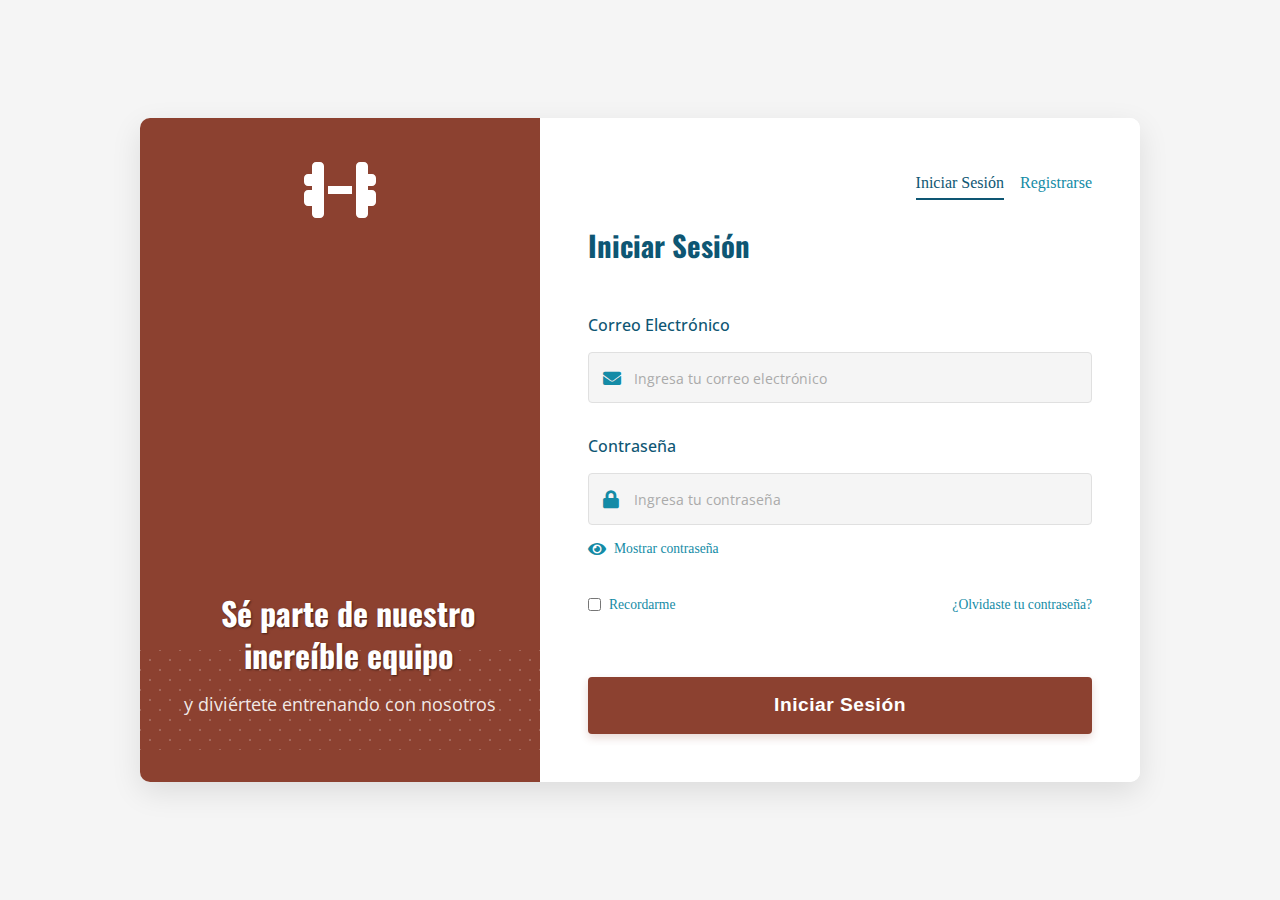
<file: dashboard.html>
<!DOCTYPE html>
<html lang="es">
<head>
    <meta charset="UTF-8">
    <meta name="viewport" content="width=device-width, initial-scale=1.0">
    <title>DavisTrainer - Dashboard</title>
    <link href="https://fonts.googleapis.com/css2?family=Oswald:wght@400;700&family=Open+Sans:wght@400;600&display=swap" rel="stylesheet">
    <link rel="stylesheet" href="https://cdnjs.cloudflare.com/ajax/libs/font-awesome/6.5.1/css/all.min.css">
    <link rel="stylesheet" href="styles/normalize.css">
    <link rel="stylesheet" href="styles/style.css">
    <link rel="stylesheet" href="styles/dashboard.css">
</head>
<body>
    <div class="dashboard-container">
        <!-- Sidebar -->
        <aside class="dashboard-sidebar">
            <div class="sidebar-header">
                <h2>DavisTrainer</h2>
            </div>
            <nav class="sidebar-nav">
                <a href="#profile" class="active"><i class="fas fa-user"></i> Mi Perfil</a>
                <a href="#plan"><i class="fas fa-dumbbell"></i> Plan de Entrenamiento</a>
                <a href="#nutrition"><i class="fas fa-apple-alt"></i> Plan Nutricional</a>
                <a href="#progress"><i class="fas fa-chart-line"></i> Progreso</a>
                <a href="#settings"><i class="fas fa-cog"></i> Configuración</a>
            </nav>
            <div class="sidebar-footer">
                <button id="logoutBtn" class="btn-logout">
                    <i class="fas fa-sign-out-alt"></i> Cerrar Sesión
                </button>
            </div>
        </aside>

        <!-- Main Content -->
        <main class="dashboard-main">
            <header class="dashboard-header">
                <div class="user-welcome">
                    <h1>Bienvenido, <span id="userName">Cargando...</span></h1>
                </div>
                <div class="header-actions">
                    <button class="btn-notification">
                        <i class="fas fa-bell"></i>
                    </button>
                </div>
            </header>

            <!-- Profile Section -->
            <section id="profile" class="dashboard-section">
                <div class="section-header">
                    <h2>Mi Perfil</h2>
                </div>
                <div class="profile-grid">
                    <!-- Personal Info Card -->
                    <div class="dashboard-card">
                        <h3>Información Personal</h3>
                        <div class="info-grid">
                            <div class="info-item">
                                <label>Nombre:</label>
                                <span id="profileName">Cargando...</span>
                            </div>
                            <div class="info-item">
                                <label>Email:</label>
                                <span id="profileEmail">Cargando...</span>
                            </div>
                            <div class="info-item">
                                <label>Edad:</label>
                                <span id="profileAge">Cargando...</span>
                            </div>
                            <div class="info-item">
                                <label>Género:</label>
                                <span id="profileGender">Cargando...</span>
                            </div>
                        </div>
                    </div>

                    <!-- Physical Stats Card -->
                    <div class="dashboard-card">
                        <h3>Estadísticas Físicas</h3>
                        <div class="stats-grid">
                            <div class="stat-item">
                                <div class="stat-value" id="profileWeight">0</div>
                                <div class="stat-label">Peso (kg)</div>
                            </div>
                            <div class="stat-item">
                                <div class="stat-value" id="profileHeight">0</div>
                                <div class="stat-label">Altura (cm)</div>
                            </div>
                            <div class="stat-item">
                                <div class="stat-value" id="profileIMC">0</div>
                                <div class="stat-label">IMC</div>
                            </div>
                            <div class="stat-item">
                                <div class="stat-value" id="profileCalories">0</div>
                                <div class="stat-label">Calorías/día</div>
                            </div>
                        </div>
                    </div>

                    <!-- Plan Info Card -->
                    <div class="dashboard-card">
                        <h3>Plan Actual</h3>
                        <div class="plan-info">
                            <div class="info-item">
                                <label>Plan:</label>
                                <span id="profilePlan">Cargando...</span>
                            </div>
                            <div class="info-item">
                                <label>Duración:</label>
                                <span id="profileDuration">Cargando...</span>
                            </div>
                            <div class="info-item">
                                <label>Objetivo:</label>
                                <span id="profileGoal">Cargando...</span>
                            </div>
                            <div class="info-item">
                                <label>Nivel de Actividad:</label>
                                <span id="profileActivity">Cargando...</span>
                            </div>
                        </div>
                    </div>
                </div>
            </section>

            <!-- Training Plan Section (Initially Hidden) -->
            <section id="plan" class="dashboard-section hidden">
                <div class="section-header">
                    <h2>Plan de Entrenamiento</h2>
                </div>
                <div id="trainingPlanContent">
                    <!-- Content will be loaded dynamically -->
                </div>
            </section>
        </main>
    </div>
    <script src="js/dashboard.js"></script>
</body>
</html>
</file>
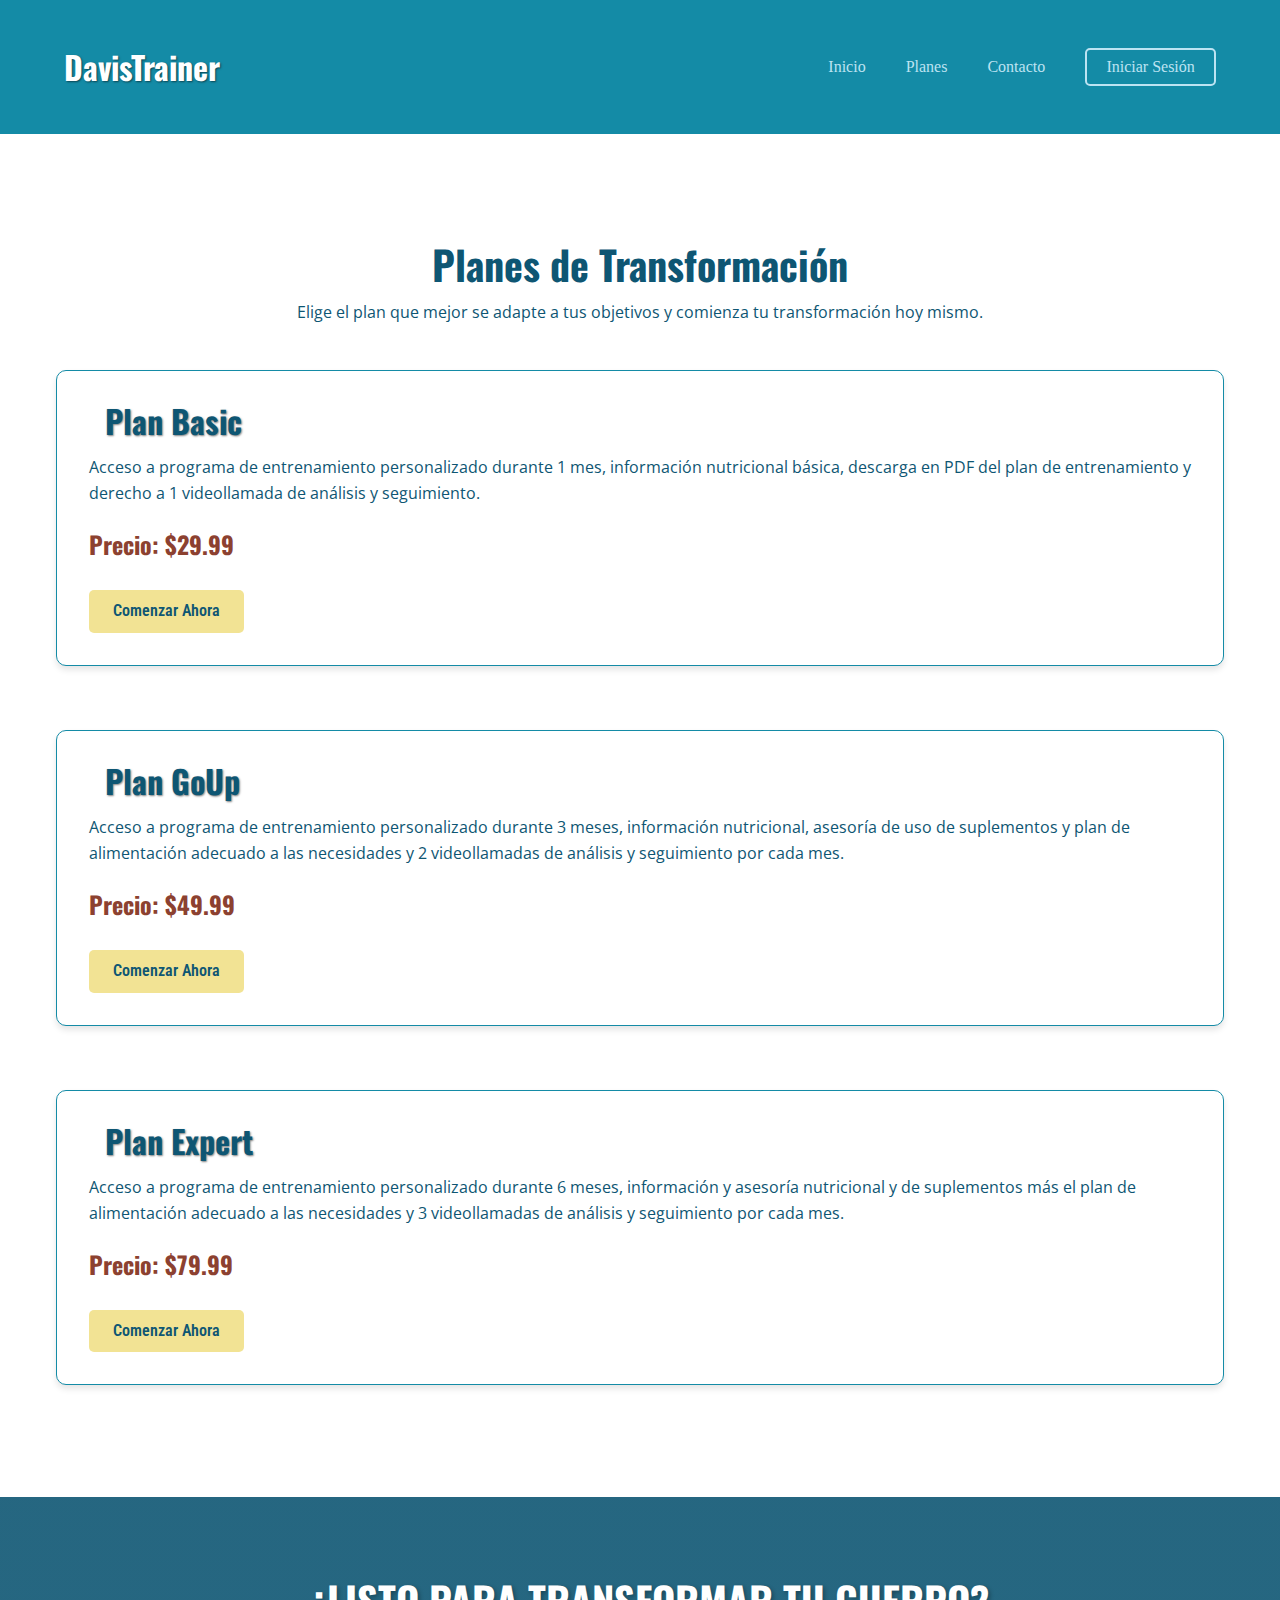
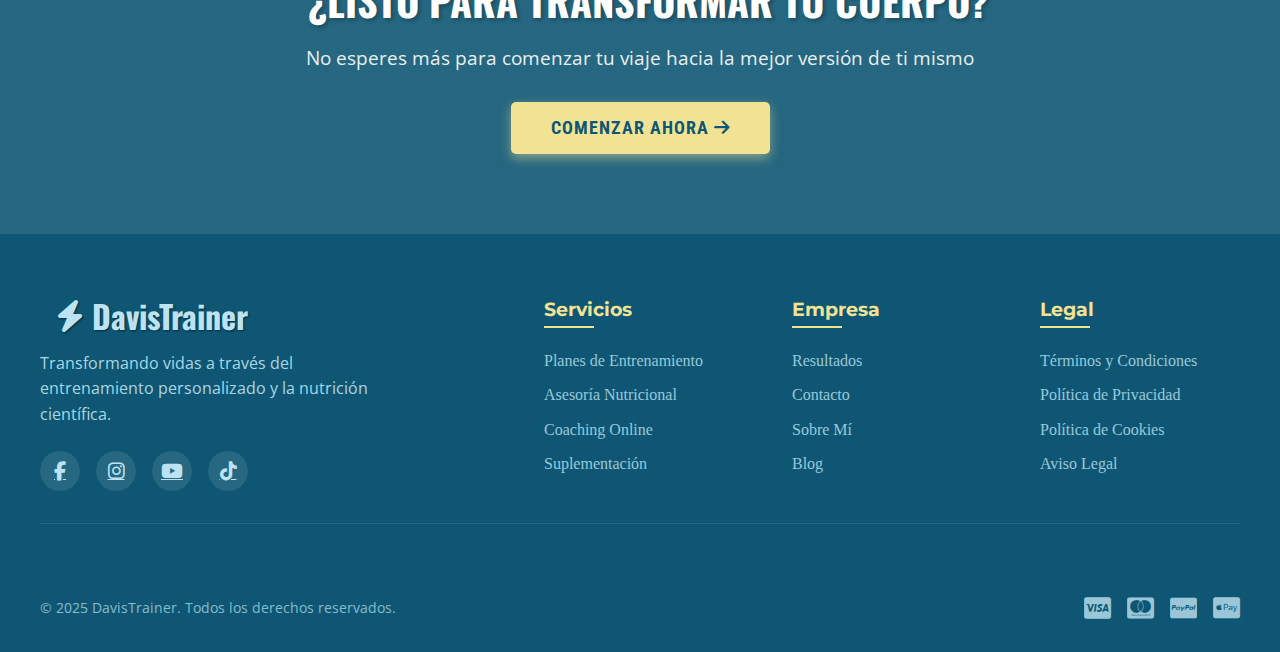
<file: planes.html>
<!DOCTYPE html>
<html lang="es">
<head>
    <meta charset="UTF-8">
    <meta name="viewport" content="width=device-width, initial-scale=1.0">
    <title>Planes de Transformación - DavisTrainer</title>
    <link href="https://fonts.googleapis.com/css2?family=Oswald:wght@400;700&family=Montserrat:wght@400;600&family=Open+Sans:wght@400;600&family=Poppins:wght@400;600&family=Roboto+Condensed:wght@400;700&display=swap" rel="stylesheet">
    <link rel="stylesheet" href="https://cdnjs.cloudflare.com/ajax/libs/font-awesome/6.5.1/css/all.min.css">
    <link rel="stylesheet" href="./styles/normalize.css">
    <link rel="stylesheet" href="./styles/style.css">
</head>
<body>
    <header>
        <div class="nav-container nav-container--plans">
            <div class="logo-container">
                <h2>DavisTrainer</h2>
            </div>
            <button class="menu-toggle" id="menu-toggle" aria-label="Abrir menú">
                <span class="bar"></span>
                <span class="bar"></span>
                <span class="bar"></span>
            </button>
            <nav class="nav-links" id="nav-links">
                <a href="index.html">Inicio</a>
                <a href="#plans">Planes</a>
                <a href="#contact">Contacto</a>
                <a href="auth/login.html" class="btn-login">Iniciar Sesión</a>
            </nav>
        </div>
    </header>

    <main>
        <section id="plans-details" class="plans-details-section">
            <div class="plans-details-container">
                <h1>Planes de Transformación</h1>
                <p>Elige el plan que mejor se adapte a tus objetivos y comienza tu transformación hoy mismo.</p>

                <div class="plans-grid">
                    <div class="plan-detail">
                        <h2>Plan Basic</h2>
                        <p>Acceso a programa de entrenamiento personalizado durante 1 mes, información nutricional básica, descarga en PDF del plan de entrenamiento y derecho a 1 videollamada de análisis y seguimiento.</p>
                        <h3>Precio: <span>$29.99</span></h3>
                        <button class="btn-buy" onclick="handlePlanSelection('basic')">Comenzar Ahora</button>
                    </div>

                    <div class="plan-detail">
                        <h2>Plan GoUp</h2>
                        <p>Acceso a programa de entrenamiento personalizado durante 3 meses, información nutricional, asesoría de uso de suplementos y plan de alimentación adecuado a las necesidades y 2 videollamadas de análisis y seguimiento por cada mes.</p>
                        <h3>Precio: <span>$49.99</span></h3>
                        <button class="btn-buy" onclick="handlePlanSelection('goup')">Comenzar Ahora</button>
                    </div>

                    <div class="plan-detail">
                        <h2>Plan Expert</h2>
                        <p>Acceso a programa de entrenamiento personalizado durante 6 meses, información y asesoría nutricional y de suplementos más el plan de alimentación adecuado a las necesidades y 3 videollamadas de análisis y seguimiento por cada mes.</p>
                        <h3>Precio: <span>$79.99</span></h3>
                        <button class="btn-buy" onclick="handlePlanSelection('expert')">Comenzar Ahora</button>
                    </div>
                </div>
            </div>
        </section>
    </main>

    <section class="cta-banner">
        <div class="cta-container animate-zoom-in">
            <h2>¿LISTO PARA TRANSFORMAR TU CUERPO?</h2>
            <p>No esperes más para comenzar tu viaje hacia la mejor versión de ti mismo</p>
            <a href="#plans" class="hero-button pulse">COMENZAR AHORA <i class="fas fa-arrow-right"></i></a>
        </div>
    </section>

    <footer>
        <div class="footer-container">
            <div class="footer-top">
                <div class="footer-brand">
                    <h2><i class="fas fa-bolt"></i> DavisTrainer</h2>
                    <p>Transformando vidas a través del entrenamiento personalizado y la nutrición científica.</p>
                    <div class="footer-social">
                        <a href="https://www.facebook.com" target="_blank" aria-label="Facebook"><i class="fab fa-facebook-f"></i></a>
                        <a href="https://www.instagram.com" target="_blank" aria-label="Instagram"><i class="fab fa-instagram"></i></a>
                        <a href="https://www.youtube.com" target="_blank" aria-label="YouTube"><i class="fab fa-youtube"></i></a>
                        <a href="https://www.tiktok.com" target="_blank" aria-label="TikTok"><i class="fab fa-tiktok"></i></a>
                    </div>
                </div>

                <div class="footer-links-container">
                    <div class="footer-links-column">
                        <h3>Servicios</h3>
                        <nav class="footer-links">
                            <a href="#plans">Planes de Entrenamiento</a>
                            <a href="#plans">Asesoría Nutricional</a>
                            <a href="#plans">Coaching Online</a>
                            <a href="#plans">Suplementación</a>
                        </nav>
                    </div>

                    <div class="footer-links-column">
                        <h3>Empresa</h3>
                        <nav class="footer-links">
                            <a href="#results">Resultados</a>
                            <a href="#contact">Contacto</a>
                            <a href="#">Sobre Mí</a>
                            <a href="#">Blog</a>
                        </nav>
                    </div>

                    <div class="footer-links-column">
                        <h3>Legal</h3>
                        <nav class="footer-links">
                            <a href="#">Términos y Condiciones</a>
                            <a href="#">Política de Privacidad</a>
                            <a href="#">Política de Cookies</a>
                            <a href="#">Aviso Legal</a>
                        </nav>
                    </div>
                </div>
            </div>

            <div class="footer-bottom">
                <p>&copy; 2025 DavisTrainer. Todos los derechos reservados.</p>
                <div class="payment-methods">
                    <i class="fab fa-cc-visa"></i>
                    <i class="fab fa-cc-mastercard"></i>
                    <i class="fab fa-cc-paypal"></i>
                    <i class="fab fa-cc-apple-pay"></i>
                </div>
            </div>
        </div>
    </footer>


    <script src="js/planes.js"></script>
</body>
</html>
</file>
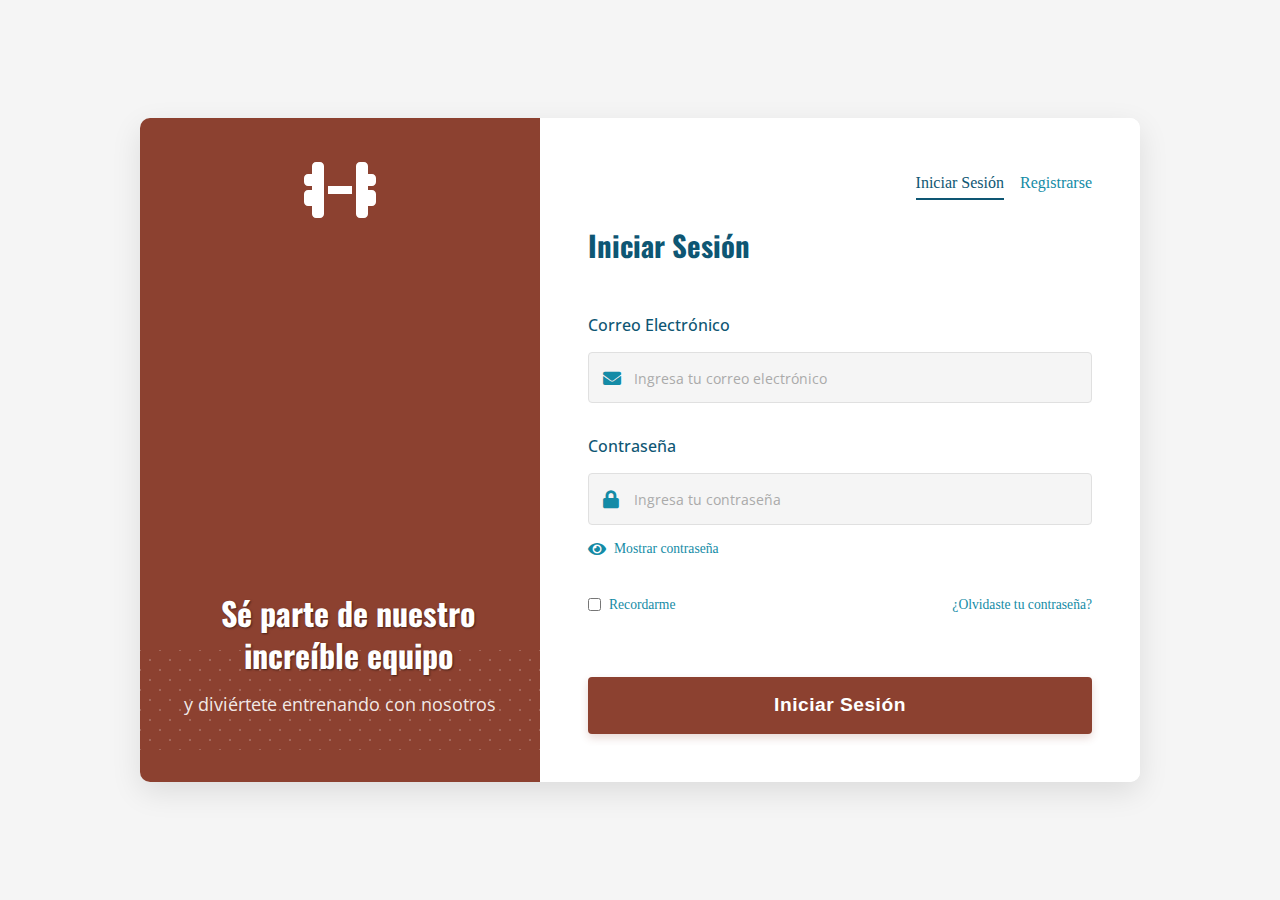
<file: auth/login.html>
<!DOCTYPE html>
<html lang="es">
<head>
    <meta charset="UTF-8">
    <meta name="viewport" content="width=device-width, initial-scale=1.0">
    <title>DavisTrainer - Iniciar Sesión</title>
    <link rel="stylesheet" href="../styles/style.css">
    <link rel="stylesheet" href="../styles/auth.css">
    <link href="https://fonts.googleapis.com/css2?family=Oswald:wght@400;500;600;700&family=Open+Sans:wght@400;500;600;700&display=swap" rel="stylesheet">
    <link rel="stylesheet" href="https://cdnjs.cloudflare.com/ajax/libs/font-awesome/5.15.4/css/all.min.css">
</head>
<body>
    <div class="auth-container">
        <div class="auth-card">
            <!-- Sección izquierda con imagen y mensaje -->
            <div class="auth-left">
                <!-- Logo en la parte superior -->
                <div class="auth-logo">
                    <svg class="dumbbell-icon" xmlns="http://www.w3.org/2000/svg" viewBox="0 0 640 512">
                        <!-- SVG de mancuerna -->
                        <path d="M96 64c0-17.7 14.3-32 32-32h32c17.7 0 32 14.3 32 32V224v64V448c0 17.7-14.3 32-32 32H128c-17.7 0-32-14.3-32-32V384H64c-17.7 0-32-14.3-32-32V288c0-17.7 14.3-32 32-32H96V224H64c-17.7 0-32-14.3-32-32V160c0-17.7 14.3-32 32-32H96V64zm448 0v64h32c17.7 0 32 14.3 32 32v32c0 17.7-14.3 32-32 32H544v32h32c17.7 0 32 14.3 32 32v64c0 17.7-14.3 32-32 32H544v64c0 17.7-14.3 32-32 32H480c-17.7 0-32-14.3-32-32V288 224 64c0-17.7 14.3-32 32-32h32c17.7 0 32 14.3 32 32zM416 224v64H224V224H416z"/>
                    </svg>
                </div>

                <!-- Mensaje motivacional -->
                <div class="auth-message">
                    <h2>Sé parte de nuestro increíble equipo</h2>
                    <p>y diviértete entrenando con nosotros</p>
                </div>

                <!-- Elementos decorativos -->
                <div class="auth-decoration"></div>
            </div>

            <!-- Sección derecha con formulario -->
            <div class="auth-right">
                <!-- Botones de navegación superior -->
                <div class="auth-nav">
                    <a href="login.html" class="active">Iniciar Sesión</a>
                    <a href="register.html">Registrarse</a>
                </div>

                <!-- Formulario de login -->
                <form id="loginForm" class="auth-form">
                    <h3>Iniciar Sesión</h3>

                    <div class="form-group">
                        <label for="email">Correo Electrónico</label>
                        <div class="input-icon-wrapper">
                            <i class="fas fa-envelope"></i>
                            <input type="email" id="email" name="email" placeholder="Ingresa tu correo electrónico" required>
                        </div>
                    </div>

                    <div class="form-group">
                        <label for="password">Contraseña</label>
                        <div class="input-icon-wrapper">
                            <i class="fas fa-lock"></i>
                            <input type="password" id="password" name="password" placeholder="Ingresa tu contraseña" required>
                        </div>
                        <div class="password-toggle-wrapper">
                            <i class="fas fa-eye toggle-password"></i>
                            <span>Mostrar contraseña</span>
                        </div>
                    </div>

                    <div class="form-options">
                        <label class="remember-me">
                            <input type="checkbox" name="remember">
                            <span>Recordarme</span>
                        </label>
                        <a href="recover-password.html" class="forgot-password">¿Olvidaste tu contraseña?</a>
                    </div>

                    <!-- Botón de login -->
                    <button type="submit" class="btn-auth">Iniciar Sesión</button>

                    <!-- Enlace para registrarse (visible solo en móvil) -->
                    <div class="auth-footer-mobile">
                        <p>¿No tienes una cuenta? <a href="register.html">Regístrate</a></p>
                    </div>
                </form>
            </div>
        </div>
    </div>
    <script src="../js/auth.js"></script>
</body>
</html>
</file>
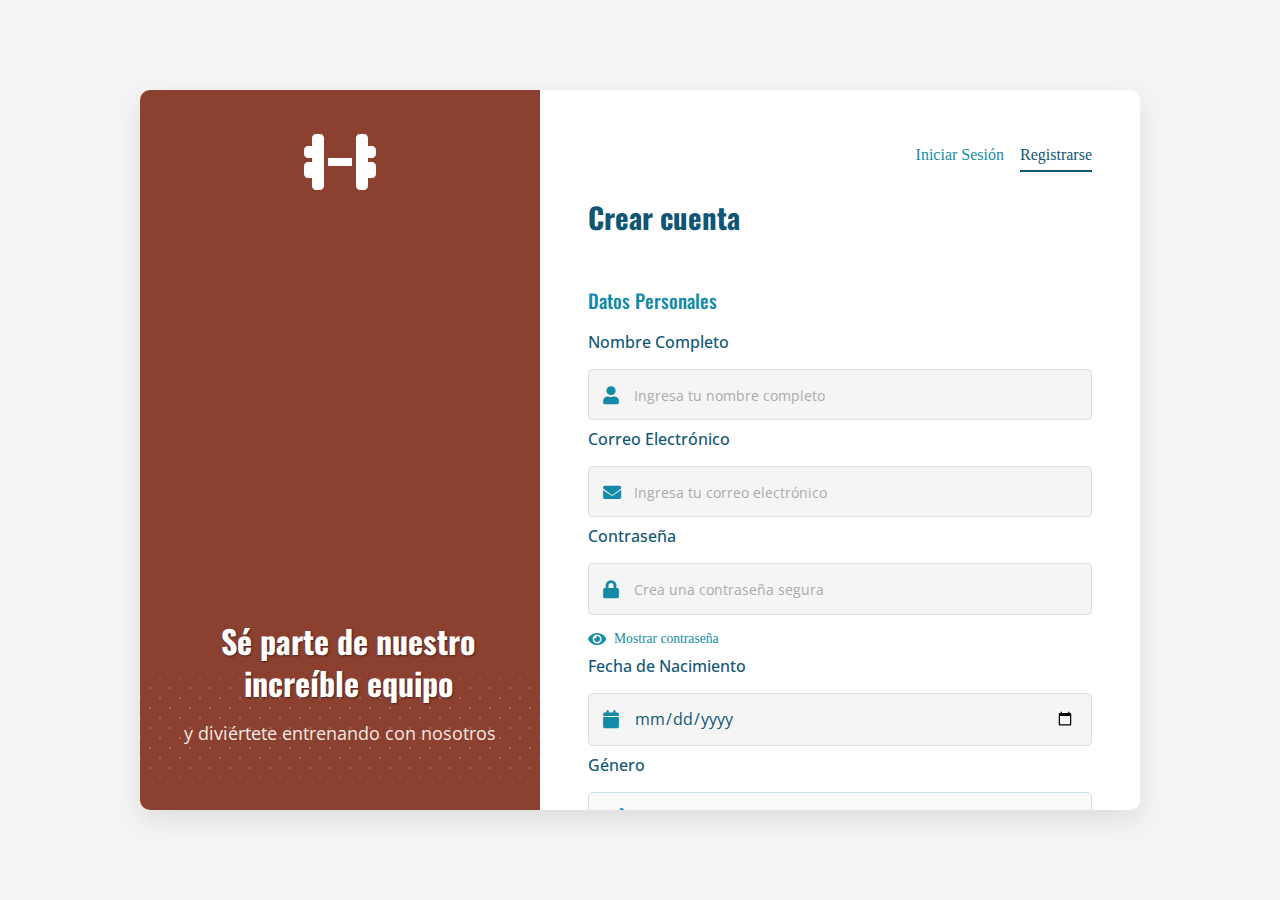
<file: auth/register.html>
<!DOCTYPE html>
<html lang="es">
<head>
    <meta charset="UTF-8">
    <meta name="viewport" content="width=device-width, initial-scale=1.0">
    <title>DavisTrainer - Registro</title>
    <link rel="stylesheet" href="../styles/style.css">
    <link rel="stylesheet" href="../styles/auth.css">
    <link href="https://fonts.googleapis.com/css2?family=Oswald:wght@400;500;600;700&family=Open+Sans:wght@400;500;600;700&display=swap" rel="stylesheet">
    <link rel="stylesheet" href="https://cdnjs.cloudflare.com/ajax/libs/font-awesome/5.15.4/css/all.min.css">
</head>
<body>
    <div class="auth-container">
        <div class="auth-card">
            <!-- Sección izquierda con imagen y mensaje -->
            <div class="auth-left">
                <!-- Logo en la parte superior -->
                <div class="auth-logo">
                    <svg class="dumbbell-icon" xmlns="http://www.w3.org/2000/svg" viewBox="0 0 640 512">
                        <!-- SVG de mancuerna -->
                        <path d="M96 64c0-17.7 14.3-32 32-32h32c17.7 0 32 14.3 32 32V224v64V448c0 17.7-14.3 32-32 32H128c-17.7 0-32-14.3-32-32V384H64c-17.7 0-32-14.3-32-32V288c0-17.7 14.3-32 32-32H96V224H64c-17.7 0-32-14.3-32-32V160c0-17.7 14.3-32 32-32H96V64zm448 0v64h32c17.7 0 32 14.3 32 32v32c0 17.7-14.3 32-32 32H544v32h32c17.7 0 32 14.3 32 32v64c0 17.7-14.3 32-32 32H544v64c0 17.7-14.3 32-32 32H480c-17.7 0-32-14.3-32-32V288 224 64c0-17.7 14.3-32 32-32h32c17.7 0 32 14.3 32 32zM416 224v64H224V224H416z"/>
                    </svg>
                </div>

                <!-- Mensaje motivacional -->
                <div class="auth-message">
                    <h2>Sé parte de nuestro increíble equipo</h2>
                    <p>y diviértete entrenando con nosotros</p>
                </div>

                <!-- Elementos decorativos -->
                <div class="auth-decoration"></div>
            </div>

            <!-- Sección derecha con formulario -->
            <div class="auth-right">
                <!-- Botones de navegación superior -->
                <div class="auth-nav">
                    <a href="login.html">Iniciar Sesión</a>
                    <a href="register.html" class="active">Registrarse</a>
                </div>

                <!-- Formulario de registro -->
                <form id="registerForm" class="auth-form">
                    <h3>Crear cuenta</h3>

                    <!-- Datos personales -->
                    <div class="form-section">
                        <h4>Datos Personales</h4>
                        <div class="form-group">
                            <label for="nombre">Nombre Completo</label>
                            <div class="input-icon-wrapper">
                                <i class="fas fa-user"></i>
                                <input type="text" id="nombre" name="nombre" placeholder="Ingresa tu nombre completo" required>
                            </div>
                        </div>
                        <div class="form-group">
                            <label for="email">Correo Electrónico</label>
                            <div class="input-icon-wrapper">
                                <i class="fas fa-envelope"></i>
                                <input type="email" id="email" name="email" placeholder="Ingresa tu correo electrónico" required>
                            </div>
                        </div>
                        <div class="form-group">
                            <label for="password">Contraseña</label>
                            <div class="input-icon-wrapper">
                                <i class="fas fa-lock"></i>
                                <input type="password" id="password" name="password" placeholder="Crea una contraseña segura" required>
                            </div>
                            <div class="password-toggle-wrapper">
                                <i class="fas fa-eye toggle-password"></i>
                                <span>Mostrar contraseña</span>
                            </div>
                        </div>
                        <div class="form-group">
                            <label for="fecha_nacimiento">Fecha de Nacimiento</label>
                            <div class="input-icon-wrapper">
                                <i class="fas fa-calendar"></i>
                                <input type="date" id="fecha_nacimiento" name="fecha_nacimiento" required>
                            </div>
                        </div>
                        <div class="form-group">
                            <label for="genero">Género</label>
                            <div class="input-icon-wrapper">
                                <i class="fas fa-venus-mars"></i>
                                <select id="genero" name="genero" required>
                                    <option value="">Selecciona una opción</option>
                                    <option value="masculino">Masculino</option>
                                    <option value="femenino">Femenino</option>
                                    <option value="otro">Otro</option>
                                </select>
                            </div>
                        </div>
                    </div>

                    <!-- Datos físicos -->
                    <div class="form-section">
                        <h4>Datos Físicos</h4>
                        <div class="form-group">
                            <label for="peso">Peso (kg)</label>
                            <div class="input-icon-wrapper">
                                <i class="fas fa-weight"></i>
                                <input type="number" id="peso" name="peso" step="0.1" placeholder="Ingresa tu peso en kg" required>
                            </div>
                        </div>
                        <div class="form-group">
                            <label for="altura">Altura (cm)</label>
                            <div class="input-icon-wrapper">
                                <i class="fas fa-ruler-vertical"></i>
                                <input type="number" id="altura" name="altura" placeholder="Ingresa tu altura en cm" required>
                            </div>
                        </div>
                        <div class="form-group">
                            <label for="nivel_actividad">Nivel de Actividad Física</label>
                            <div class="input-icon-wrapper">
                                <i class="fas fa-running"></i>
                                <select id="nivel_actividad" name="nivel_actividad" required>
                                    <option value="">Selecciona una opción</option>
                                    <option value="sedentario">Sedentario</option>
                                    <option value="ligero">Actividad Ligera</option>
                                    <option value="moderado">Actividad Moderada</option>
                                    <option value="activo">Muy Activo</option>
                                </select>
                            </div>
                        </div>
                    </div>

                    <!-- Objetivos -->
                    <div class="form-section">
                        <h4>Objetivos</h4>
                        <div class="form-group">
                            <label for="objetivo">Objetivo Principal</label>
                            <div class="input-icon-wrapper">
                                <i class="fas fa-bullseye"></i>
                                <select id="objetivo" name="objetivo" required>
                                    <option value="">Selecciona una opción</option>
                                    <option value="perdida_peso">Pérdida de Peso</option>
                                    <option value="ganancia_muscular">Ganancia Muscular</option>
                                    <option value="tonificacion">Tonificación</option>
                                    <option value="resistencia">Mejorar Resistencia</option>
                                </select>
                            </div>
                        </div>
                        <div class="form-group">
                            <label for="tiempo_disponible">Tiempo Disponible (horas/semana)</label>
                            <div class="input-icon-wrapper">
                                <i class="fas fa-clock"></i>
                                <input type="number" id="tiempo_disponible" name="tiempo_disponible" min="1" max="20" placeholder="Horas por semana" required>
                            </div>
                        </div>
                    </div>

                    <!-- Botón de registro -->
                    <button type="submit" class="btn-auth">Crear Cuenta</button>

                    <!-- Enlace para iniciar sesión (visible solo en móvil) -->
                    <div class="auth-footer-mobile">
                        <p>¿Ya tienes una cuenta? <a href="login.html">Iniciar Sesión</a></p>
                    </div>
                </form>
            </div>
        </div>
    </div>
    <script src="../js/auth.js"></script>
</body>
</html>
</file>
<file: styles/style.css>
:root {
    /* Variables de color principales */
    --color-primary: #0E5673;      /* Azul oscuro - Color principal */
    --color-secondary: #148BA6;    /* Azul turquesa - Color secundario */
    --color-light: #BDE3F2;        /* Azul claro - Fondos y elementos claros */
    --color-accent: #F2E394;       /* Amarillo suave - Acentos y CTAs */
    --color-accent-secondary: #8C4130; /* Marrón rojizo - Acentos secundarios */

    /* Variables derivadas para uso específico */
    --color-text-primary: #0E5673;     /* Texto principal */
    --color-text-secondary: #148BA6;    /* Texto secundario */
    --color-background: #ffffff;        /* Fondo principal */
    --color-button-primary: #148BA6;    /* Botones principales */
    --color-button-hover: #0E5673;      /* Estado hover de botones */
    --color-nav-background: #0E5673;    /* Fondo de navegación */

    /* Variables para gradientes */
    --gradient-primary: linear-gradient(135deg, var(--color-primary), var(--color-secondary));
    --gradient-accent: linear-gradient(135deg, var(--color-accent), var(--color-accent-secondary));

    /* Variables para el bento grid */
    --bento-overlay: rgba(14, 86, 115, 0.7);        /* color-primary con transparencia */
    --bento-overlay-hover: rgba(14, 86, 115, 0.85); /* color-primary más oscuro */
    --bento-text: #ffffff;                          /* texto sobre fondos oscuros */
    --bento-text-secondary: rgba(255, 255, 255, 0.9); /* texto secundario sobre fondos oscuros */
    --bento-accent: var(--color-accent);            /* amarillo suave para acentos */
    --bento-accent-hover: var(--color-accent-secondary); /* marrón rojizo para hover */

    --font-title: 'Oswald', sans-serif;
    --font-subtitle: 'Montserrat', sans-serif;
    --font-text: 'Open Sans', sans-serif;
    --font-accent: 'Roboto Condensed', sans-serif;
}

h1, h2 {
    font-family: var(--font-title);
}
p {
    font-family: var(--font-text);
}
button, .hero-button {
    font-family: var(--font-accent);
}

  /* Reset básico */
  * {
    margin: 0;
    padding: 0;
    box-sizing: border-box;
}

/* Smooth scroll behavior for the entire page */
html {
    scroll-behavior: smooth;
    scroll-padding-top: 80px; /* Ajustar según la altura de tu navegación fija */
}

/* Asegurar que las secciones tengan suficiente espaciado */
section {
    scroll-margin-top: 80px; /* Esto evita que el header fijo oculte el contenido */
}

/* Estilos base */
body {
  background-color: var(--color-background);
  color: var(--color-text-primary);
}

/* Estilos para botones principales */
.btn-primary {
  background-color: var(--color-button-primary);
  color: var(--color-light);
  transition: background-color 0.3s ease;
}

.btn-primary:hover {
  background-color: var(--color-button-hover);
}

/* Estilos para la navegación */
.navbar {
  background-color: var(--color-nav-background);
  color: var(--color-light);
}

/* Estilos para títulos */
h1, h2, h3, h4, h5, h6 {
  color: var(--color-primary);
}

/* Estilos para links */
a {
  color: var(--color-accent);
  transition: color 0.3s ease;
}

a:hover {
  color: var(--color-accent-secondary);
}

/* Estilos header */
header {
    background: transparent;
    position: relative;
}

/* Navegación */
.nav-container {
    padding: 1rem;
    display: flex;
    flex-wrap: wrap;
    justify-content: space-between;
    align-items: center;
    position: absolute;
    width: 100%;
    top: 0;
    z-index: 10;
}

.logo-container {
    display: flex;
    flex-direction: column;
    align-items: flex-start;
}

h2 {
    color: white;
    font-size: 1.5rem;
    margin-left: 1rem;
    text-shadow: 1px 1px 2px rgba(0, 0, 0, 0.5);
}

.current-date {
    color: var(--color-accent);
    font-size: 0.9rem;
    margin-left: 1rem;
    font-family: var(--font-text);
    text-shadow: 1px 1px 2px rgba(0, 0, 0, 0.5);
    margin-top: 0.2rem;
}

/* Menú hamburguesa */
.menu-toggle {
    display: none;
    flex-direction: column;
    justify-content: space-between;
    width: 30px;
    height: 21px;
    background: transparent;
    border: none;
    cursor: pointer;
    padding: 0;
    z-index: 20;
}

.menu-toggle .bar {
    height: 3px;
    width: 100%;
    background-color: white;
    border-radius: 10px;
    transition: all 0.3s ease-in-out;
}

.menu-toggle.active .bar:nth-child(1) {
    transform: translateY(9px) rotate(45deg);
}

.menu-toggle.active .bar:nth-child(2) {
    opacity: 0;
}

.menu-toggle.active .bar:nth-child(3) {
    transform: translateY(-9px) rotate(-45deg);
}

.nav-links {
    display: flex;
    gap: 1.5rem;
    margin-right: 1rem;
    align-items: center;
}

.nav-links a {
    color: white;
    text-decoration: none;
    font-weight: 500;
    transition: opacity 0.3s ease;
    text-shadow: 1px 1px 2px rgba(0, 0, 0, 0.3);
}

.nav-links a:hover {
    opacity: 0.8;
}

/* Estilos responsive para el menú */
@media (max-width: 767px) {
    .menu-toggle {
        display: flex;
    }

    .nav-links {
        position: fixed;
        top: 0;
        right: -100%;
        width: 70%;
        height: 100vh;
        margin: 0;
        padding: 80px 20px 30px;
        flex-direction: column;
        background-color: var(--color-primary);
        box-shadow: -5px 0 15px rgba(0, 0, 0, 0.2);
        transition: right 0.3s ease-in-out;
        z-index: 10;
    }

    .nav-links.active {
        right: 0;
    }

    .nav-links a {
        margin: 10px 0;
        font-size: 1.2rem;
    }

    /* Bloquear scroll cuando el menú está abierto */
    body.menu-open {
        overflow: hidden;
    }
}

.btn-outline {
    padding: 0.5rem 1.2rem;
    border: 2px solid white;
    border-radius: 5px;
    transition: all 0.3s ease;
}

.btn-outline:hover {
    background: white;
    color: #333;
}

.btn-login {
    background-color: var(--color-secondary);
    color: var(--color-light);
    padding: 0.5rem 1rem;
    border-radius: 5px;
    transition: all 0.3s ease;
}

.btn-login:hover {
    background-color: var(--color-primary);
    transform: translateY(-2px);
}

/* Hero Section */
.hero {
    min-height: 100vh;
    background: linear-gradient(rgba(0, 0, 0, 0.7), rgba(0, 0, 0, 0.7)),
                url('../assets/imagen_hero.png') center/cover;
    display: flex;
    align-items: center;
    justify-content: center;
    text-align: center;
    color: var(--color-light);
    padding: 1rem;
    position: relative;
    overflow: hidden;
}

.hero-overlay {
    position: absolute;
    top: 0;
    left: 0;
    width: 100%;
    height: 100%;
    background: linear-gradient(135deg, rgba(14, 86, 115, 0.8), rgba(20, 139, 166, 0.6));
    mix-blend-mode: overlay;
    z-index: 1;
}

.hero-content {
    max-width: 900px;
    padding: 2rem;
    margin-top: 4rem;
    position: relative;
    z-index: 2;
}

.hero-badge {
    display: inline-block;
    background-color: var(--color-accent);
    color: var(--color-primary);
    font-weight: bold;
    padding: 0.5rem 1rem;
    border-radius: 50px;
    margin-bottom: 1.5rem;
    font-family: var(--font-accent);
    letter-spacing: 1px;
    font-size: 0.9rem;
    box-shadow: 0 4px 8px rgba(0, 0, 0, 0.2);
}

/* Estilos base (mobile first) */
.hero-title {
    font-size: 2.5rem;
    margin-bottom: 1.5rem;
    line-height: 1.2;
    text-shadow: 2px 2px 4px rgba(0, 0, 0, 0.5);
    font-weight: 800;
    letter-spacing: 1px;
    color: var(--color-light);
}

.hero-highlight {
    color: var(--color-accent);
    display: block;
    font-size: 0.9em;
}

.hero-text {
    font-size: 1.1rem;
    margin-bottom: 2rem;
    line-height: 1.6;
    max-width: 700px;
    margin-left: auto;
    margin-right: auto;
}

.hero-cta {
    display: flex;
    flex-direction: column;
    gap: 1rem;
    align-items: center;
    margin-bottom: 2.5rem;
}

.hero-button {
    padding: 0.9rem 2rem;
    font-size: 1rem;
    background: var(--color-accent);
    color: var(--color-primary);
    border: none;
    border-radius: 5px;
    cursor: pointer;
    transition: all 0.3s ease;
    text-decoration: none;
    display: inline-block;
    font-weight: bold;
    letter-spacing: 1px;
    box-shadow: 0 4px 12px rgba(242, 227, 148, 0.5);
}

.hero-button:hover {
    background: var(--color-accent-secondary);
    color: var(--color-light);
    transform: translateY(-3px);
    box-shadow: 0 6px 15px rgba(140, 65, 48, 0.4);
}

.hero-button-outline {
    padding: 0.9rem 2rem;
    font-size: 1rem;
    background: transparent;
    color: var(--color-light);
    border: 2px solid var(--color-light);
    border-radius: 5px;
    cursor: pointer;
    transition: all 0.3s ease;
    text-decoration: none;
    display: inline-block;
    font-weight: bold;
    letter-spacing: 1px;
}

.hero-button-outline:hover {
    background: var(--color-light);
    color: var(--color-primary);
    transform: translateY(-3px);
}

.hero-stats {
    display: flex;
    justify-content: center;
    gap: 2.5rem;
    margin-top: 1rem;
}

.stat {
    display: flex;
    flex-direction: column;
    align-items: center;
}

.stat-number {
    font-size: 2rem;
    font-weight: bold;
    color: var(--color-accent);
    margin-bottom: 0.5rem;
    font-family: var(--font-title);
}

.stat-label {
    font-size: 0.9rem;
    color: var(--color-light);
    opacity: 0.9;
}


.pulse {
    animation: pulse 2s infinite;
}

@keyframes pulse {
    0% {
        box-shadow: 0 0 0 0 rgba(242, 227, 148, 0.7);
    }
    70% {
        box-shadow: 0 0 0 10px rgba(242, 227, 148, 0);
    }
    100% {
        box-shadow: 0 0 0 0 rgba(242, 227, 148, 0);
    }
}

/* Media queries */
@media (min-width: 768px) {
    .nav-container {
        padding: 1.5rem 2rem;
    }

    h2 {
        font-size: 2rem;
    }

    .hero-title {
        font-size: 3rem;
    }

    .hero-text {
        font-size: 1.1rem;
    }

    .hero-cta {
        justify-content: space-evenly;
    }

    .hero-stats {
        gap: 4rem;
    }
}

@media (min-width: 1024px) {
    .nav-links {
        gap: 2.5rem;
    }

    .hero-title {
        font-size: 4rem;
    }

    .hero-text {
        font-size: 1.25rem;
    }

    .btn-outline {
        padding: 0.75rem 1.5rem;
    }

    .hero-button, .hero-button-outline {
        padding: 1rem 2.5rem;
        font-size: 1.1rem;
    }

    .stat-number {
        font-size: 2.5rem;
    }

    .stat-label {
        font-size: 1rem;
    }
}

    -----------  /* Grid */  -----


.why-us-section {
    background-color: var(--color-background);
    padding: 5rem 1rem;
}

.container {
    max-width: 1200px;
    margin: 4rem auto;
    padding: 0 1rem;
}

.section-header {
    text-align: center;
    margin-bottom: 3rem;
}

.section-title {
    font-family: var(--font-title);
    font-size: 2.5rem;
    color: var(--color-primary);
    margin-bottom: 1rem;
    font-weight: 700;
    letter-spacing: 1px;
}

.section-subtitle {
    font-family: var(--font-text);
    font-size: 1.1rem;
    color: var(--color-text-secondary);
    max-width: 700px;
    margin: 0 auto;
    line-height: 1.6;
}

.features-grid {
    display: grid;
    grid-template-columns: repeat(1, 1fr);
    gap: 2rem;
    margin-top: 2rem;
}

.feature-card {
    background: white;
    border-radius: 10px;
    padding: 2rem;
    box-shadow: 0 5px 15px rgba(0, 0, 0, 0.05);
    transition: all 0.3s ease;
    border: 1px solid rgba(14, 86, 115, 0.1);
    text-align: center;
}

.feature-card:hover {
    transform: translateY(-10px);
    box-shadow: 0 10px 25px rgba(0, 0, 0, 0.1);
    border-color: var(--color-secondary);
}

.feature-icon {
    width: 70px;
    height: 70px;
    background: var(--gradient-primary);
    border-radius: 50%;
    display: flex;
    align-items: center;
    justify-content: center;
    margin: 0 auto 1.5rem;
}

.feature-icon i {
    font-size: 2rem;
    color: white;
}

.feature-card h3 {
    font-family: var(--font-subtitle);
    font-size: 1.5rem;
    color: var(--color-primary);
    margin-bottom: 1rem;
}

.feature-card p {
    font-family: var(--font-text);
    color: var(--color-text-secondary);
    line-height: 1.6;
}

/* Resultados Section */
.results-section {
    background: linear-gradient(rgba(14, 86, 115, 0.95), rgba(14, 86, 115, 0.95)),
                url('https://images.unsplash.com/photo-1517836357463-d25dfeac3438?ixlib=rb-4.0.3&ixid=M3wxMjA3fDB8MHxwaG90by1wYWdlfHx8fGVufDB8fHx8fA%3D%3D&auto=format&fit=crop&w=1950&q=80') center/cover fixed;
    padding: 5rem 1rem;
    color: white;
}

.results-section .section-title,
.results-section .section-subtitle {
    color: white;
}

.transformations-slider {
    margin: 3rem 0;
}

.transformation-card {
    background: rgba(255, 255, 255, 0.1);
    border-radius: 10px;
    overflow: hidden;
    max-width: 800px;
    margin: 0 auto;
    box-shadow: 0 10px 30px rgba(0, 0, 0, 0.2);
}

.before-after-container {
    display: flex;
    flex-direction: column;
}

@media (min-width: 768px) {
    .before-after-container {
        flex-direction: row;
    }
}

.before-image, .after-image {
    position: relative;
    flex: 1;
}

.before-image img, .after-image img {
    width: 100%;
    height: 300px;
    object-fit: cover;
    object-position: center;
}

.image-label {
    position: absolute;
    top: 10px;
    left: 10px;
    background: var(--color-accent);
    color: var(--color-primary);
    padding: 0.3rem 0.8rem;
    border-radius: 5px;
    font-weight: bold;
    font-size: 0.8rem;
}

.transformation-content {
    padding: 2rem;
}

.transformation-content h3 {
    font-family: var(--font-title);
    font-size: 1.8rem;
    margin-bottom: 1rem;
    display: flex;
    justify-content: space-between;
    align-items: center;
}

.transformation-time {
    font-size: 1rem;
    background: var(--color-accent);
    color: var(--color-primary);
    padding: 0.3rem 0.8rem;
    border-radius: 5px;
    font-weight: normal;
}

.transformation-quote {
    font-style: italic;
    margin-bottom: 1.5rem;
    line-height: 1.6;
    font-size: 1.1rem;
    position: relative;
    padding: 0 1rem;
}

.transformation-quote::before,
.transformation-quote::after {
    content: '"';
    font-size: 2rem;
    color: var(--color-accent);
    position: absolute;
}

.transformation-quote::before {
    left: 0;
    top: -10px;
}

.transformation-quote::after {
    right: 0;
    bottom: -20px;
}

.transformation-stats {
    display: flex;
    justify-content: center;
    gap: 3rem;
    margin-top: 1.5rem;
}

.stat-item {
    text-align: center;
}

.stat-value {
    font-size: 2rem;
    font-weight: bold;
    color: var(--color-accent);
    display: block;
    margin-bottom: 0.5rem;
    font-family: var(--font-title);
}

.stat-label {
    font-size: 0.9rem;
    opacity: 0.9;
}

.cta-container {
    text-align: center;
    margin-top: 2rem;
}
main {
    width: 100%;
    min-height: 100vh;
    background: var(--color-background);
    /* padding: 2rem 0; */
}

.grid {
    background: var(--color-background);
    display: grid;
    grid-template-columns: repeat(3, 1fr);
    gap: 1.5rem;
    padding: 5rem;
    max-width: 1500px;
    margin: 0 auto;
}

.item {
    position: relative;
    border-radius: 1rem;
    overflow: hidden;
    transition: all 0.3s ease;
    box-shadow: 0 4px 8px rgba(14, 86, 115, 0.15);
}

.item-bg {
    position: absolute;
    top: 0;
    left: 0;
    width: 100%;
    height: 100%;
    z-index: 1;
}

.item-bg img {
    width: 100%;
    height: 100%;
    object-fit: cover;
    transition: transform 0.5s ease;
}

.item:hover .item-bg img {
    transform: scale(1.05);
}

.item-bg::after {
    content: '';
    position: absolute;
    top: 0;
    left: 0;
    width: 100%;
    height: 100%;
    background: var(--bento-overlay);
    transition: background 0.3s ease;
}

/* Remover background overlay para items específicos */
.item1 .item-bg::after,
.item2 .item-bg::after,
.item3 .item-bg::after {
    background: none !important; /* Forzar que no tenga background */
    content: none; /* Evitar que se cree el pseudo-elemento */
}

/* Ajustar estilos de texto para los items sin overlay */
.item1 .item-content *,
.item2 .item-content *,
.item3 .item-content * {
    color: var(--color-light);
    text-shadow: 2px 2px 4px rgba(0, 0, 0, 0.5);
}

.item1 .item-link,
.item2 .item-link,
.item3 .item-link {
    color: var(--color-accent);
}

.item-content {
    position: relative;
    z-index: 2;
    height: 100%;
    padding: 1.5rem;
    display: flex;
    flex-direction: column;
    gap: 1rem;
}

.item i {
    font-size: 2rem;
    color: var(--color-accent);
    margin-bottom: 0.5rem;
}

.item h2 {
    font-size: 1.5rem;
    color: var(--bento-text);
    margin: 0;
    text-shadow: 2px 2px 4px rgba(0, 0, 0, 0.3);
}

.item p {
    color: var(--bento-text-secondary);
    margin: 0;
    line-height: 1.6;
    text-shadow: 1px 1px 2px rgba(0, 0, 0, 0.3);
}

.item-link {
    color: var(--color-accent);
    text-decoration: none;
    font-weight: 600;
    margin-top: auto;
    transition: color 0.3s ease;
    text-shadow: 1px 1px 2px rgba(0, 0, 0, 0.3);
}

.item-link:hover {
    color: var(--color-accent-secondary);
}

/* Grid Layout */
.item1 {
    grid-column: span 2;
    grid-row: span 2;
}

.item2 {
    grid-column: span 1;
    grid-row: span 4;
}

.item2 .item-bg::after {
    display: none; /* Asegurarnos de que el pseudo-elemento no se muestre */
}

.item2 .before-after {
    position: relative;
    z-index: 2; /* Asegurar que las imágenes estén por encima del background */
}

.item3 {
    grid-column: span 1;
    grid-row: span 2;
}

.item4 {
    grid-column: span 1;
    grid-row: span 1;
}

.item5 {
    grid-column: -3;
    grid-row: span 1;
}

/* Before After Images */
.before-after {
    display: flex;
    gap: 1rem;
    margin-bottom: 1rem;
}

.before-after img {
    width: 100%;
    height: 150px;
    object-fit: cover;
    object-position: center;
    border-radius: 0.5rem;
    border: 2px solid rgba(255, 255, 255, 0.2);
    transition: transform 0.3s ease;
}

.before-after img:hover {
    transform: scale(1.02);
}

/* Tips Preview */
.tips-preview {
    display: flex;
    gap: 1rem;
    margin-top: auto;
}

.tips-preview span {
    font-size: 1.5rem;
}

/* Buttons */
.btn-reservar, .btn-contact {
    background: var(--color-accent);
    color: var(--color-primary);
    border: none;
    padding: 0.8rem 1.5rem;
    border-radius: 0.5rem;
    font-weight: bold;
    cursor: pointer;
    transition: all 0.3s ease;
    margin-top: auto;
    text-shadow: 1px 1px 2px rgba(9, 33, 38, 0.2); /* Usando color-dark */
}

.btn-reservar:hover, .btn-contact:hover {
    background: var(--color-accent-secondary);
    color: var(--color-light);
}

.btn-contact {
    background: var(--color-primary);
    color: var(--color-light);
}

.btn-contact:hover {
    background: var(--color-secondary);
}

/* Responsive Design */
@media (max-width: 768px) {
    .grid {
        grid-template-columns: 1fr;
        padding: 1rem;
    }

    .item1, .item2, .item3, .item4, .item5 {
        grid-column: span 1;
        grid-row: span 1;
    }
}

/* ************  Section Plans ************ */

.plans-section {
    background: linear-gradient(to bottom, #f9f9f9, #ffffff);
    padding: 6rem 1rem;
    text-align: center;
}

.plans-container {
    max-width: 1200px;
    margin: 0 auto;
}

.plans-grid {
    display: flex;
    flex-wrap: wrap;
    gap: 2rem;
    justify-content: center;
    margin-top: 3rem;
}

.plan-card {
    background: white;
    border: 1px solid var(--color-secondary);
    border-radius: 10px;
    padding: 2.5rem 2rem;
    width: 100%;
    max-width: 350px;
    box-shadow: 0 10px 30px rgba(0, 0, 0, 0.05);
    transition: all 0.3s ease;
    position: relative;
    z-index: 1;
}

.plan-card:hover {
    transform: translateY(-15px);
    box-shadow: 0 15px 35px rgba(0, 0, 0, 0.1);
    border-color: var(--color-accent);
    z-index: 2;
}

.plan-badge {
    position: absolute;
    top: -15px;
    right: 20px;
    background: var(--color-accent);
    color: var(--color-primary);
    font-weight: bold;
    padding: 0.5rem 1rem;
    border-radius: 50px;
    font-size: 0.8rem;
    box-shadow: 0 4px 8px rgba(0, 0, 0, 0.1);
}

.plan-card.featured {
    border: 2px solid var(--color-accent);
    transform: scale(1.05);
    box-shadow: 0 15px 35px rgba(0, 0, 0, 0.1);
    z-index: 3;
}

.plan-card.featured:hover {
    transform: scale(1.05) translateY(-15px);
}

.plan-card.featured .plan-badge {
    background: var(--color-accent-secondary);
    color: white;
}

.plan-card h3 {
    font-family: var(--font-title);
    font-size: 1.75rem;
    color: var(--color-primary);
    margin-bottom: 1rem;
}

.plan-price {
    margin: 1.5rem 0;
    padding-bottom: 1.5rem;
    border-bottom: 1px solid rgba(0, 0, 0, 0.1);
}

.price {
    font-size: 2.5rem;
    font-weight: bold;
    color: var(--color-primary);
    font-family: var(--font-title);
}

.period {
    font-size: 1rem;
    color: var(--color-text-secondary);
}

.plan-features {
    list-style: none;
    padding: 0;
    margin: 0 0 2rem;
    text-align: left;
}

.plan-features li {
    padding: 0.8rem 0;
    border-bottom: 1px solid rgba(0, 0, 0, 0.05);
    display: flex;
    align-items: center;
    gap: 0.8rem;
}

.plan-features li:last-child {
    border-bottom: none;
}

.plan-features i {
    color: var(--color-secondary);
    font-size: 1rem;
}

.guarantee {
    margin: 1.5rem 0;
    color: var(--color-text-secondary);
    font-size: 0.9rem;
    display: flex;
    align-items: center;
    justify-content: center;
    gap: 0.5rem;
}

.guarantee i {
    color: var(--color-accent-secondary);
}

.plans-note {
    margin-top: 3rem;
    padding: 1rem;
    background: rgba(14, 86, 115, 0.05);
    border-radius: 10px;
    max-width: 800px;
    margin-left: auto;
    margin-right: auto;
}

.plans-note p {
    color: var(--color-text-secondary);
    font-size: 1rem;
    display: flex;
    align-items: center;
    justify-content: center;
    gap: 0.5rem;
}

.plans-note i {
    color: var(--color-secondary);
}

.plans-note a {
    color: var(--color-secondary);
    font-weight: bold;
    text-decoration: none;
    transition: color 0.3s ease;
}

.plans-note a:hover {
    color: var(--color-primary);
    text-decoration: underline;
}

@media (max-width: 768px) {
    .plans-grid {
        flex-direction: column;
        align-items: center;
    }

    .plan-card.featured {
        transform: scale(1);
        margin: 2rem 0;
    }

    .plan-card.featured:hover {
        transform: translateY(-15px);
    }
}


/* ************  Contact Form ************ */

.contact-section {
    background: linear-gradient(to bottom, #ffffff, #f9f9f9);
    padding: 6rem 1rem;
}

.contact-container {
    max-width: 1200px;
    margin: 0 auto;
}

.contact-wrapper {
    display: flex;
    flex-direction: column;
    gap: 3rem;
    margin-top: 3rem;
}

.contact-info {
    flex: 1;
    display: flex;
    flex-direction: column;
    gap: 2rem;
}

.contact-card {
    background: var(--gradient-primary);
    color: white;
    padding: 2rem;
    border-radius: 10px;
    text-align: center;
    box-shadow: 0 10px 30px rgba(14, 86, 115, 0.2);
}

.contact-card i {
    font-size: 3rem;
    margin-bottom: 1rem;
    color: var(--color-accent);
}

.contact-card h3 {
    font-family: var(--font-title);
    font-size: 1.8rem;
    margin-bottom: 1rem;
}

.contact-card p {
    font-size: 1.1rem;
    opacity: 0.9;
}

.contact-methods {
    display: flex;
    flex-direction: column;
    gap: 1.5rem;
}

.contact-method {
    display: flex;
    align-items: center;
    gap: 1.5rem;
    background: white;
    padding: 1.5rem;
    border-radius: 10px;
    box-shadow: 0 5px 15px rgba(0, 0, 0, 0.05);
    transition: all 0.3s ease;
}

.contact-method:hover {
    transform: translateY(-5px);
    box-shadow: 0 8px 20px rgba(0, 0, 0, 0.1);
}

.contact-method i {
    font-size: 1.8rem;
    color: var(--color-secondary);
    width: 50px;
    height: 50px;
    display: flex;
    align-items: center;
    justify-content: center;
    background: rgba(20, 139, 166, 0.1);
    border-radius: 50%;
}

.contact-method h4 {
    font-family: var(--font-subtitle);
    font-size: 1.2rem;
    color: var(--color-primary);
    margin-bottom: 0.3rem;
}

.contact-method p {
    font-size: 1rem;
    color: var(--color-text-secondary);
}

.social-proof {
    background: white;
    padding: 1.5rem;
    border-radius: 10px;
    text-align: center;
    box-shadow: 0 5px 15px rgba(0, 0, 0, 0.05);
}

.rating {
    margin-bottom: 0.5rem;
}

.rating i {
    color: #FFD700;
    font-size: 1.5rem;
    margin: 0 0.1rem;
}

.rating span {
    font-weight: bold;
    font-size: 1.2rem;
    color: var(--color-primary);
    margin-left: 0.5rem;
}

.social-proof p {
    color: var(--color-text-secondary);
    font-size: 0.9rem;
}

.contact-form {
    flex: 1;
    background: white;
    padding: 2.5rem;
    border-radius: 10px;
    box-shadow: 0 10px 30px rgba(0, 0, 0, 0.05);
    display: flex;
    flex-direction: column;
    gap: 1.5rem;
}

.form-header {
    text-align: center;
    margin-bottom: 1rem;
}

.form-header h3 {
    font-family: var(--font-title);
    font-size: 1.8rem;
    color: var(--color-primary);
    margin-bottom: 0.5rem;
}

.form-header p {
    font-size: 1rem;
    color: var(--color-text-secondary);
}

.form-group {
    display: flex;
    flex-direction: column;
    align-items: flex-start;
}

.form-group label {
    font-family: var(--font-text);
    font-size: 1rem;
    color: var(--color-primary);
    margin-bottom: 0.5rem;
    font-weight: 600;
}

.form-group input,
.form-group textarea,
.form-group select {
    width: 100%;
    /* padding: 0.9rem; */
    border: 1px solid rgba(20, 139, 166, 0.2);
    border-radius: 5px;
    font-family: var(--font-text);
    font-size: 1rem;
    color: var(--color-text-primary);
    background: #f9f9f9;
    transition: all 0.3s ease;
}

.form-group input::placeholder,
.form-group textarea::placeholder {
    color: rgba(0, 0, 0, 0.4);
}

.form-group input:focus,
.form-group textarea:focus,
.form-group select:focus {
    outline: none;
    border-color: var(--color-secondary);
    box-shadow: 0 0 0 3px rgba(20, 139, 166, 0.1);
    background: white;
}

.btn-submit {
    padding: 1rem 2rem;
    font-size: 1rem;
    background: var(--color-accent);
    color: var(--color-primary);
    border: none;
    border-radius: 5px;
    cursor: pointer;
    transition: all 0.3s ease;
    font-weight: bold;
    letter-spacing: 1px;
    margin-top: 1rem;
    display: flex;
    align-items: center;
    justify-content: center;
    gap: 0.5rem;
}

.btn-submit:hover {
    background: var(--color-accent-secondary);
    color: white;
    transform: translateY(-3px);
}

.btn-submit i {
    font-size: 1.1rem;
}

.checkbox-group {
    display: flex;
    align-items: flex-start;
    margin-bottom: 1rem;
}

.checkbox-group input[type="checkbox"] {
    margin-right: 10px;
    margin-top: 3px;
    min-width: 16px;
    height: 16px;
}

.checkbox-group label {
    font-size: 0.9rem;
    color: var(--color-text-light);
    margin-bottom: 0;
}

.checkbox-group a {
    color: var(--color-accent);
    text-decoration: underline;
}

.error-message {
    color: #e74c3c;
    font-size: 0.85rem;
    margin-top: 5px;
    margin-left: 26px;
    display: none;
}

.error-message.active {
    display: block;
}

.form-message {
    margin-top: 1rem;
    padding: 10px;
    border-radius: 5px;
    text-align: center;
    font-weight: 500;
    display: none;
}

.form-message.success {
    display: block;
    background-color: rgba(46, 204, 113, 0.2);
    color: #27ae60;
    border: 1px solid #27ae60;
}

.form-message.error {
    display: block;
    background-color: rgba(231, 76, 60, 0.2);
    color: #e74c3c;
    border: 1px solid #e74c3c;
}

/* CTA Banner */
.cta-banner {
    background: linear-gradient(rgba(14, 86, 115, 0.9), rgba(14, 86, 115, 0.9)),
                url('https://images.unsplash.com/photo-1534438327276-14e5300c3a48?ixlib=rb-4.0.3&ixid=M3wxMjA3fDB8MHxwaG90by1wYWdlfHx8fGVufDB8fHx8fA%3D%3D&auto=format&fit=crop&w=1950&q=80') center/cover fixed;
    padding: 5rem 1rem;
    text-align: center;
    color: white;
}

.cta-container {
    max-width: 800px;
    margin: 0 auto;
}

.cta-banner h2 {
    font-family: var(--font-title);
    font-size: 2.5rem;
    color: white;
    margin-bottom: 1.5rem;
    text-shadow: 2px 2px 4px rgba(0, 0, 0, 0.3);
}

.cta-banner p {
    font-size: 1.2rem;
    margin-bottom: 2rem;
    opacity: 0.9;
}

@media (min-width: 768px) {
    .contact-wrapper {
        flex-direction: row;
        align-items: stretch;
    }

    .contact-info, .contact-form {
        flex: 1;
    }

    .hero-cta {
        flex-direction: row;
        gap: 1.5rem;
    }

    .features-grid {
        grid-template-columns: repeat(2, 1fr);
    }

    .before-after-container {
        flex-direction: row;
    }
}

/* ------------- Footer ---------------*/

footer {
    background: var(--color-primary);
    color: var(--color-light);
    padding: 4rem 1rem 2rem;
}

.footer-container {
    max-width: 1200px;
    margin: 0 auto;
}

.footer-top {
    display: flex;
    flex-direction: column;
    gap: 3rem;
    margin-bottom: 3rem;
    border-bottom: 1px solid rgba(255, 255, 255, 0.1);
    padding-bottom: 2rem;
}

.footer-brand {
    max-width: 350px;
}

.footer-brand h2 {
    font-family: var(--font-title);
    font-size: 2rem;
    color: var(--color-light);
    margin-bottom: 1rem;
    display: flex;
    align-items: center;
    gap: 0.5rem;
}

.footer-brand p {
    font-size: 1rem;
    line-height: 1.6;
    margin-bottom: 1.5rem;
    opacity: 0.9;
}

.footer-social {
    display: flex;
    gap: 1rem;
}

.footer-social a {
    color: var(--color-light);
    font-size: 1.2rem;
    width: 40px;
    height: 40px;
    background: rgba(255, 255, 255, 0.1);
    border-radius: 50%;
    display: flex;
    align-items: center;
    justify-content: center;
    transition: all 0.3s ease;
}

.footer-social a:hover {
    background: var(--color-accent);
    color: var(--color-primary);
    transform: translateY(-3px);
}

.footer-links-container {
    display: flex;
    flex-direction: column;
    gap: 2rem;
}

.footer-links-column {
    min-width: 200px;
}

.footer-links-column h3 {
    font-family: var(--font-subtitle);
    font-size: 1.2rem;
    color: var(--color-accent);
    margin-bottom: 1.5rem;
    position: relative;
    padding-bottom: 0.5rem;
}

.footer-links-column h3::after {
    content: '';
    position: absolute;
    bottom: 0;
    left: 0;
    width: 50px;
    height: 2px;
    background: var(--color-accent);
}

.footer-links {
    display: flex;
    flex-direction: column;
    gap: 1rem;
}

.footer-links a {
    color: var(--color-light);
    text-decoration: none;
    font-size: 1rem;
    transition: all 0.3s ease;
    opacity: 0.8;
    display: flex;
    align-items: center;
    gap: 0.5rem;
}

.footer-links a:hover {
    opacity: 1;
    transform: translateX(5px);
    color: var(--color-accent);
}

.footer-bottom {
    display: flex;
    flex-direction: column;
    gap: 1rem;
    align-items: center;
    padding-top: 1.5rem;
}

.footer-bottom p {
    font-size: 0.9rem;
    opacity: 0.7;
}

.payment-methods {
    display: flex;
    gap: 1rem;
    font-size: 1.5rem;
}

.payment-methods i {
    color: var(--color-light);
    opacity: 0.8;
}

@media (min-width: 768px) {
    .footer-top {
        flex-direction: row;
        justify-content: space-between;
        align-items: flex-start;
    }

    .footer-links-container {
        flex-direction: row;
        gap: 3rem;
    }

    .footer-bottom {
        flex-direction: row;
        justify-content: space-between;
    }

    .footer-content h2 {
        font-size: 2rem;
    }
}

@media (min-width: 1024px) {
    .features-grid {
        grid-template-columns: repeat(4, 1fr);
    }
}



/* ************  Styles Vista Planes  ************ */


/* Estilos específicos para el nav en planes.html */
.nav-container--plans {
    background: var(--color-secondary); /* Mismo color que el footer */
    color: var(--color-light);
    position: relative;
    padding: 3rem;
}

.nav-container--plans .nav-links a {
    color: var(--color-light);
    text-shadow: none;
}

.nav-container--plans .nav-links a:hover {
    opacity: 0.8;
}

.nav-container--plans .btn-outline {
    border-color: var(--color-light);
    color: var(--color-light);
}

.nav-container--plans .btn-outline:hover {
    background: var(--color-light);
    color: var(--color-secondary);
}


/* Estilos generales para la sección de detalles de los planes */
.plans-details-section {
    background: var(--color-background);
    padding: 4rem 1rem;
    text-align: center;
}

.plans-details-container {
    max-width: 1200px;
    margin: 0 auto;
    padding: 1rem;
}

.plans-details-container h1 {
    font-family: var(--font-title);
    font-size: 2.5rem;
    color: var(--color-primary);
    margin-bottom: 1rem;
}

.plans-details-container p {
    font-family: var(--font-text);
    font-size: 1rem;
    color: var(--color-text);
    margin-bottom: 2rem;
}

/* Estilos para cada plan */
.plan-detail {
    background: var(--color-background);
    border: 1px solid var(--color-secondary);
    border-radius: 10px;
    padding: 2rem;
    margin-bottom: 2rem;
    box-shadow: 0 4px 6px rgba(0, 0, 0, 0.1);
    text-align: left;
}

.plan-detail h2 {
    font-family: var(--font-title);
    font-size: 2rem;
    color: var(--color-primary);
    margin-bottom: 1rem;
}

.plan-detail p {
    font-family: var(--font-text);
    font-size: 1rem;
    color: var(--color-text);
    margin-bottom: 1.5rem;
    line-height: 1.6;
}

.plan-detail h3 {
    font-family: var(--font-title);
    font-size: 1.5rem;
    color: var(--color-accent-secondary);
    margin-bottom: 2rem;
}

.btn-buy {
    padding: 0.75rem 1.5rem;
    font-size: 1rem;
    background: var(--color-accent);
    color: var(--color-primary);
    border: none;
    border-radius: 5px;
    cursor: pointer;
    transition: all 0.3s ease;
}

.btn-buy:hover {
    background: var(--color-accent-secondary);
    color: var(--color-light);
}

/* Responsividad para pantallas pequeñas */
@media (max-width: 768px) {
    .plans-details-container h1 {
        font-size: 2rem;
    }

    .plan-detail {
        padding: 1.5rem;
    }

    .plan-detail h2 {
        font-size: 1.75rem;
    }

    .plan-detail p {
        font-size: 0.95rem;
    }

    .plan-detail h3 {
        font-size: 1.25rem;
    }

    .btn-buy {
        font-size: 0.9rem;
        padding: 0.5rem 1rem;
    }
}

/* Responsividad para pantallas muy pequeñas (teléfonos) */
@media (max-width: 480px) {
    .plans-details-container {
        padding: 0.5rem;
    }

    .plan-detail {
        padding: 1rem;
    }

    .plan-detail h2 {
        font-size: 1.5rem;
    }

    .plan-detail p {
        font-size: 0.9rem;
    }

    .plan-detail h3 {
        font-size: 1.1rem;
    }

    .btn-buy {
        font-size: 0.85rem;
        padding: 0.5rem 0.75rem;
    }
}

/* Modal styles */
.modal {
    display: none;
    position: fixed;
    top: 0;
    left: 0;
    width: 100%;
    height: 100%;
    background: rgba(0, 0, 0, 0.5);
    justify-content: center;
    align-items: center;
}

.modal-content {
    background: #fff;
    padding: 20px;
    border-radius: 8px;
    width: 90%;
    max-width: 400px;
    text-align: center;
}

.close-modal {
    position: absolute;
    top: 10px;
    right: 15px;
    font-size: 20px;
    cursor: pointer;
}

.btn-login {
    padding: 0.5rem 1.2rem;
    border: 2px solid var(--color-light);
    border-radius: 5px;
    transition: all 0.3s ease;
    background: transparent;
    color: var(--color-light);
    font-weight: 500;
}

.btn-login:hover {
    background: var(--color-light);
    color: var(--color-primary);
}

.plan-info {
    background: var(--color-light);
    padding: 1rem;
    border-radius: 5px;
    margin-bottom: 1.5rem;
    text-align: center;
    border: 1px solid var(--color-secondary);
}

.plan-info p {
    color: var(--color-primary);
    font-weight: 600;
    margin: 0;
    font-family: var(--font-title);
}

/* Actualizar estilos del botón de compra */
.btn-buy {
    background: var(--color-accent);
    color: var(--color-primary);
    padding: 0.75rem 1.5rem;
    border: none;
    border-radius: 5px;
    font-family: var(--font-accent);
    font-weight: 600;
    cursor: pointer;
    transition: all 0.3s ease;
    text-decoration: none;
    display: inline-block;
}

.btn-buy:hover {
    background: var(--color-accent-secondary);
    color: var(--color-light);
    transform: translateY(-2px);
}
</file>
<file: styles/dashboard.css>
.dashboard-container {
    display: grid;
    grid-template-columns: 250px 1fr;
    min-height: 100vh;
}

/* Sidebar Styles */
.dashboard-sidebar {
    background-color: var(--color-primary);
    color: var(--color-light);
    padding: 2rem 1rem;
    display: flex;
    flex-direction: column;
    position: fixed;
    width: 250px;
    height: 100vh;
}

.sidebar-header h2 {
    font-family: var(--font-title);
    margin-bottom: 2rem;
    text-align: center;
}

.sidebar-nav {
    display: flex;
    flex-direction: column;
    gap: 0.5rem;
    flex-grow: 1;
}

.sidebar-nav a {
    color: var(--color-light);
    text-decoration: none;
    padding: 0.75rem 1rem;
    border-radius: 8px;
    display: flex;
    align-items: center;
    gap: 0.75rem;
    transition: all 0.3s ease;
}

.sidebar-nav a:hover,
.sidebar-nav a.active {
    background-color: var(--color-secondary);
}

.sidebar-nav a i {
    width: 20px;
    text-align: center;
}

/* Main Content Styles */
.dashboard-main {
    margin-left: 250px;
    padding: 2rem;
    background-color: #f8f9fa;
}

.dashboard-header {
    display: flex;
    justify-content: space-between;
    align-items: center;
    margin-bottom: 2rem;
}

.user-welcome h1 {
    font-family: var(--font-title);
    color: var(--color-primary);
    font-size: 2rem;
}

.header-actions button {
    background: none;
    border: none;
    color: var(--color-primary);
    font-size: 1.2rem;
    cursor: pointer;
    padding: 0.5rem;
}

/* Profile Grid */
.profile-grid {
    display: grid;
    grid-template-columns: repeat(auto-fit, minmax(300px, 1fr));
    gap: 2rem;
    margin-top: 2rem;
}

/* Dashboard Cards */
.dashboard-card {
    background: white;
    border-radius: 12px;
    padding: 1.5rem;
    box-shadow: 0 2px 4px rgba(0,0,0,0.1);
}

.dashboard-card h3 {
    color: var(--color-primary);
    font-family: var(--font-title);
    margin-bottom: 1.5rem;
    font-size: 1.25rem;
}

/* Info Grid */
.info-grid {
    display: grid;
    gap: 1rem;
}

.info-item {
    display: flex;
    justify-content: space-between;
    align-items: center;
    padding: 0.5rem 0;
    border-bottom: 1px solid #eee;
}

.info-item:last-child {
    border-bottom: none;
}

.info-item label {
    color: var(--color-text-secondary);
    font-weight: 500;
}

.info-item span {
    color: var(--color-text-primary);
}

/* Stats Grid */
.stats-grid {
    display: grid;
    grid-template-columns: repeat(2, 1fr);
    gap: 1.5rem;
}

.stat-item {
    text-align: center;
    padding: 1rem;
    background-color: #f8f9fa;
    border-radius: 8px;
}

.stat-value {
    font-size: 1.5rem;
    font-weight: 600;
    color: var(--color-primary);
    margin-bottom: 0.5rem;
}

.stat-label {
    color: var(--color-text-secondary);
    font-size: 0.9rem;
}

/* Plan Info */
.plan-info {
    display: grid;
    gap: 1rem;
}

/* Buttons */
.btn-logout {
    width: 100%;
    padding: 0.75rem;
    background-color: transparent;
    color: var(--color-light);
    border: 1px solid var(--color-light);
    border-radius: 8px;
    cursor: pointer;
    display: flex;
    align-items: center;
    justify-content: center;
    gap: 0.5rem;
    transition: all 0.3s ease;
}

.btn-logout:hover {
    background-color: var(--color-light);
    color: var(--color-primary);
}

/* Hidden Sections */
.dashboard-section.hidden {
    display: none;
}

/* Responsive Design */
@media (max-width: 768px) {
    .dashboard-container {
        grid-template-columns: 1fr;
    }

    .dashboard-sidebar {
        position: fixed;
        bottom: 0;
        left: 0;
        width: 100%;
        height: auto;
        padding: 1rem;
        z-index: 1000;
    }

    .sidebar-header {
        display: none;
    }

    .sidebar-nav {
        flex-direction: row;
        justify-content: space-around;
    }

    .sidebar-nav a {
        padding: 0.5rem;
        flex-direction: column;
        gap: 0.25rem;
        font-size: 0.8rem;
    }

    .sidebar-footer {
        display: none;
    }

    .dashboard-main {
        margin-left: 0;
        padding-bottom: 80px;
    }

    .profile-grid {
        grid-template-columns: 1fr;
    }
}
</file>
<file: styles/auth.css>
/* Contenedor principal del login - Ocupa toda la altura de la pantalla y centra el contenido */
.auth-container {
    min-height: 100vh; /* Altura mínima del 100% de la ventana */
    display: flex; /* Usamos flexbox para centrar */
    align-items: center; /* Centramos verticalmente */
    justify-content: center; /* Centramos horizontalmente */
    background-color: #f5f5f5; /* Fondo gris claro */
    padding: 1rem; /* Espaciado interno */
}

/* Tarjeta de autenticación - Contiene el formulario de login */
.auth-card {
    display: flex; /* Usamos flexbox para las dos columnas */
    flex-direction: column; /* En móvil, las secciones se apilan verticalmente */
    background: white; /* Fondo blanco */
    border-radius: 10px; /* Bordes redondeados */
    box-shadow: 0 10px 30px rgba(0, 0, 0, 0.1); /* Sombra sutil */
    width: 100%; /* Ancho completo del contenedor */
    max-width: 450px; /* Ancho máximo para móviles aumentado */
    overflow: hidden; /* Para que los bordes redondeados se apliquen correctamente */
}

/* Sección izquierda - Visible solo en pantallas grandes */
.auth-left {
    display: none; /* Oculto en móviles */
    background-color: var(--color-accent-secondary); /* Color de acento secundario (marrón rojizo) */
    color: white; /* Texto blanco */
    padding: 2rem; /* Espaciado interno */
    position: relative; /* Para posicionar elementos absolutos */
    text-align: center; /* Texto centrado */
}

/* Sección derecha - Formulario */
.auth-right {
    padding: 2.5rem; /* Espaciado interno aumentado */
    background-color: white; /* Fondo blanco */
}

/* Navegación superior (Iniciar sesión / Registrarse) */
.auth-nav {
    display: flex;
    justify-content: flex-end; /* Alineado a la derecha */
    margin-bottom: 1.5rem; /* Espacio inferior */
}

.auth-nav a {
    color: var(--color-text-secondary); /* Color de texto secundario */
    text-decoration: none; /* Sin subrayado */
    margin-left: 1rem; /* Espacio entre enlaces */
    font-weight: 500; /* Semi-negrita */
    padding: 0.5rem 0; /* Espaciado vertical */
    position: relative; /* Para el indicador activo */
    transition: color 0.3s ease; /* Transición suave */
}

.auth-nav a.active {
    color: var(--color-primary); /* Color principal para el enlace activo */
}

.auth-nav a.active::after {
    content: '';
    position: absolute;
    bottom: 0;
    left: 0;
    width: 100%;
    height: 2px;
    background-color: var(--color-primary); /* Indicador de enlace activo */
}

.auth-nav a:hover {
    color: var(--color-primary); /* Color al pasar el cursor */
}

/* Media query para pantallas medianas y grandes */
@media (min-width: 768px) {
    .auth-card {
        flex-direction: row; /* Cambiamos a disposición horizontal */
        max-width: 1000px; /* Ancho máximo más grande */
    }

    .auth-left {
        display: flex; /* Mostramos la sección izquierda */
        flex-direction: column; /* Elementos en columna */
        justify-content: space-between; /* Distribuir espacio */
        width: 40%; /* 40% del ancho total */
    }

    .auth-right {
        width: 60%; /* 60% del ancho total */
        padding: 3rem; /* Espaciado interno aumentado para pantallas grandes */
    }
}

/* Estilos específicos para el formulario de registro */
.form-section {
    margin-bottom: 1.5rem;
    padding-bottom: 1rem;
    border-bottom: 1px solid #eee;
}

.form-section h4 {
    color: var(--color-secondary);
    font-family: var(--font-title);
    font-size: 1.1rem;
    margin-bottom: 1rem;
    font-weight: 500;
}

.form-section:last-of-type {
    border-bottom: none;
    margin-bottom: 0;
}

/* Ajustes para pantallas medianas y grandes */
@media (min-width: 768px) {
    .auth-card .auth-right {
        overflow-y: auto; /* Permitir scroll en formularios largos */
        max-height: 80vh; /* Altura máxima */
    }

    .form-section h4 {
        font-size: 1.2rem;
    }
}

/* Estilos para selects */
select {
    width: 100%; /* Ancho completo */
    padding: 0.85rem; /* Espaciado interno aumentado */
    padding-left: 40px; /* Espacio para el icono */
    border: 1px solid #e0e0e0; /* Borde gris claro */
    border-radius: 4px; /* Bordes ligeramente redondeados */
    font-family: var(--font-text);
    font-size: 1rem; /* Tamaño del texto aumentado */
    background-color: #f5f5f5; /* Fondo gris claro */
    color: var(--color-text-primary); /* Color de texto principal */
    cursor: pointer;
    appearance: none;
    background-image: url("data:image/svg+xml,%3Csvg xmlns='http://www.w3.org/2000/svg' width='12' height='12' fill='%23666' viewBox='0 0 16 16'%3E%3Cpath d='M8 11l-4-4h8l-4 4z'/%3E%3C/svg%3E");
    background-repeat: no-repeat;
    background-position: right 1rem center;
    padding-right: 2.5rem;
    transition: all 0.3s ease;
}

select:focus {
    outline: none;
    border-color: var(--color-primary);
    background-color: white; /* Fondo blanco al enfocar */
    box-shadow: 0 0 0 2px rgba(14, 86, 115, 0.1);
}

/* Estilos para inputs numéricos */
input[type="number"] {
    appearance: textfield;
    -moz-appearance: textfield;
}

input[type="number"]::-webkit-outer-spin-button,
input[type="number"]::-webkit-inner-spin-button {
    -webkit-appearance: none;
    margin: 0;
}

/* Logo y SVG de mancuerna */
.auth-logo {
    margin-bottom: 2rem; /* Espacio debajo del logo */
    text-align: center; /* Centrado */
}

.dumbbell-icon {
    width: 60px; /* Tamaño del icono */
    height: 60px;
    fill: white; /* Color blanco para el SVG */
}

/* Mensaje motivacional en la sección izquierda */
.auth-message {
    text-align: center; /* Texto centrado */
    margin-bottom: 2rem; /* Espacio inferior */
}

.auth-message h2 {
    font-family: var(--font-title); /* Fuente de títulos */
    font-size: 1.8rem; /* Tamaño del título */
    margin-bottom: 1rem; /* Espacio debajo */
    color: white; /* Color blanco */
    line-height: 1.3; /* Altura de línea */
}

.auth-message p {
    font-family: var(--font-text); /* Fuente de texto */
    font-size: 1.1rem; /* Tamaño del texto */
    color: rgba(255, 255, 255, 0.9); /* Blanco con ligera transparencia */
    line-height: 1.5; /* Altura de línea */
}

/* Elementos decorativos en la sección izquierda */
.auth-decoration {
    position: absolute; /* Posicionamiento absoluto */
    bottom: 2rem; /* Distancia desde abajo */
    left: 0; /* Alineado a la izquierda */
    width: 100%; /* Ancho completo */
    height: 100px; /* Altura */
    opacity: 0.2; /* Semi-transparente */
    background-image:
        radial-gradient(circle, white 1px, transparent 1px),
        radial-gradient(circle, white 1px, transparent 1px);
    background-size: 20px 20px; /* Tamaño de los puntos */
    background-position: 0 0, 10px 10px; /* Posición de los puntos */
    pointer-events: none; /* No interfiere con los clics */
}

/* Título del formulario */
.auth-form h3 {
    font-family: var(--font-title); /* Fuente de títulos */
    color: var(--color-primary); /* Color principal */
    font-size: 1.5rem; /* Tamaño del título */
    margin-bottom: 1.5rem; /* Espacio debajo */
    text-align: center; /* Centrado en móviles */
}

/* Ajustes para pantallas medianas y grandes */
@media (min-width: 768px) {
    .dumbbell-icon {
        width: 80px; /* Icono más grande */
        height: 80px;
    }

    .auth-message h2 {
        font-size: 2rem; /* Título más grande */
    }

    .auth-form h3 {
        text-align: left; /* Alineado a la izquierda en pantallas grandes */
        font-size: 1.8rem; /* Título más grande */
    }
}

/* Formulario de autenticación */
.auth-form {
    display: flex; /* Usamos flexbox */
    flex-direction: column; /* Elementos en columna */
    gap: 1.5rem; /* Espacio entre elementos */
}

/* Grupo de formulario (cada campo) */
.form-group {
    display: flex; /* Flexbox */
    flex-direction: column; /* Elementos en columna */
    gap: 0.5rem; /* Espacio entre elementos */
    margin-bottom: 0.5rem; /* Espacio inferior */
}

/* Etiquetas de los campos */
.form-group label {
    font-family: var(--font-text); /* Fuente de texto */
    color: var(--color-text-primary); /* Color de texto principal */
    font-size: 0.9rem; /* Tamaño pequeño */
    font-weight: 500; /* Semi-negrita */
}

/* Contenedor para campos de entrada con iconos */
.input-icon-wrapper {
    width: 100%; /* Ancho completo */
    position: relative; /* Para posicionar el icono absolutamente */
    display: flex; /* Flexbox */
    align-items: center; /* Centrado vertical */
}

/* Estilo para los iconos dentro de los campos */
.input-icon-wrapper i {
    position: absolute; /* Posicionamiento absoluto */
    left: 15px; /* Distancia desde la izquierda */
    color: var(--color-text-secondary); /* Color de texto secundario */
    font-size: 16px; /* Tamaño del icono */
    transition: all 0.3s ease; /* Transición suave */
}

/* Estilo para los campos de entrada */
.form-group input {
    width: 100%; /* Ancho completo */
    padding: 0.85rem; /*Espaciado interno aumentado */
    padding-left: 40px; /* Espacio adicional a la izquierda para el icono */
    background-color: #f5f5f5; /* Fondo gris claro */
    border: 1px solid #e0e0e0; /* Borde gris claro */
    border-radius: 4px; /* Bordes ligeramente redondeados */
    color: var(--color-text-primary); /* Color de texto principal */
    font-family: var(--font-text); /* Fuente definida en variables */
    font-size: 1rem; /* Tamaño del texto aumentado */
    transition: all 0.3s ease; /* Transición suave para efectos */
}

/* Estilo para el texto de placeholder */
.form-group input::placeholder {
    color: #aaa; /* Gris medio */
    font-size: 0.9rem; /* Tamaño ligeramente menor */
}

/* Estilo cuando el campo está enfocado */
.form-group input:focus {
    outline: none; /* Eliminar el contorno predeterminado */
    border-color: var(--color-primary); /* Borde con color principal */
    background-color: white; /* Fondo blanco */
    box-shadow: 0 0 0 2px rgba(14, 86, 115, 0.1); /* Sombra sutil */
}

/* Opciones del formulario (recordarme y olvidé contraseña) */
.form-options {
    display: flex;
    justify-content: space-between;
    align-items: center;
    margin-top: 0.5rem;
    font-size: 0.85rem;
}

/* Checkbox de recordarme */
.remember-me {
    display: flex;
    align-items: center;
    gap: 0.5rem;
    color: var(--color-text-secondary);
    cursor: pointer;
}

.remember-me input[type="checkbox"] {
    width: auto;
    margin: 0;
    cursor: pointer;
}

/* Enlace de olvidé contraseña */
.forgot-password {
    color: var(--color-secondary);
    text-decoration: none;
    transition: color 0.3s ease;
}

.forgot-password:hover {
    color: var(--color-primary);
    text-decoration: underline;
}

/* Footer móvil (visible solo en móviles) */
.auth-footer-mobile {
    text-align: center;
    margin-top: 1.5rem;
    font-size: 0.9rem;
    color: var(--color-text-secondary);
}

.auth-footer-mobile a {
    color: var(--color-primary);
    text-decoration: none;
    font-weight: 500;
}

.auth-footer-mobile a:hover {
    text-decoration: underline;
}

/* Ajustes para pantallas medianas y grandes */
@media (min-width: 768px) {
    .form-group label {
        font-size: 1rem; /* Etiquetas más grandes */
    }

    .form-group input {
        padding: 0.85rem 1rem 0.85rem 45px; /* Más espaciado */
        font-size: 1rem; /* Texto más grande */
    }

    .input-icon-wrapper i {
        font-size: 18px; /* Iconos más grandes */
    }

    /* Ocultar footer móvil en pantallas grandes */
    .auth-footer-mobile {
        display: none;
    }
}

/* Estilos para el contenedor del toggle de contraseña */
.password-toggle-wrapper {
    display: flex;
    align-items: center;
    margin-top: 0.5rem;
    cursor: pointer;
    color: var(--color-text-secondary);
    font-size: 0.85rem;
}

.password-toggle-wrapper i {
    margin-right: 0.5rem;
    font-size: 1rem;
    color: var(--color-secondary);
}

.password-toggle-wrapper:hover {
    color: var(--color-primary);
}

.password-toggle-wrapper:hover i {
    color: var(--color-primary);
}

/* Estos estilos ya están definidos arriba */

/* Botón de autenticación - Estilo del botón de iniciar sesión */
.btn-auth {
    background: var(--color-accent-secondary); /* Color de acento secundario (marrón rojizo) */
    color: white; /* Texto blanco */
    padding: 1rem; /* Espaciado interno aumentado */
    border: none; /* Sin borde */
    border-radius: 4px; /* Bordes ligeramente redondeados */
    font-family: var(--font-accent); /* Fuente definida en variables */
    font-weight: 600; /* Peso de fuente semi-negrita */
    cursor: pointer; /* Cursor tipo puntero al pasar por encima */
    transition: all 0.3s ease; /* Transición suave para efectos */
    width: 100%; /* Ancho completo */
    margin-top: 2rem; /* Margen superior aumentado */
    font-size: 1.1rem; /* Tamaño del texto aumentado */
    letter-spacing: 0.5px; /* Espaciado entre letras */
    box-shadow: 0 4px 8px rgba(140, 65, 48, 0.2); /* Sombra sutil con el color del botón */
}

/* Efecto al pasar el cursor por encima del botón */
.btn-auth:hover {
    background: var(--color-primary); /* Color principal al pasar el cursor */
    transform: translateY(-2px); /* Efecto de elevación */
    box-shadow: 0 6px 12px rgba(14, 86, 115, 0.3); /* Sombra más pronunciada */
}

/* Ajustes para pantallas medianas y grandes */
@media (min-width: 768px) {
    .btn-auth {
        padding: 1.1rem; /* Más espaciado */
        font-size: 1.2rem; /* Texto más grande */
        margin-top: 2.5rem; /* Más margen superior */
        max-width: 100%; /* Ancho máximo */
    }
}

/* Alertas */
.alert {
    padding: 1rem;
    margin-bottom: 1rem;
    border-radius: 4px;
    font-size: 0.9rem;
    text-align: center;
}

.alert-success {
    background-color: #d4edda;
    color: #155724;
    border: 1px solid #c3e6cb;
}

.alert-error {
    background-color: #f8d7da;
    color: #721c24;
    border: 1px solid #f5c6cb;
}

/* Plan seleccionado */
.plan-info {
    background-color: #BDE3F2;
    padding: 1rem;
    margin-bottom: 1.5rem;
    border-radius: 4px;
    text-align: center;
}

.selected-plan {
    color: #0E5673;
}

.selected-plan h4 {
    margin: 0;
    font-size: 1.1rem;
    margin-bottom: 0.5rem;
}

.selected-plan p {
    margin: 0;
    font-weight: 600;
    color: #148BA6;
}

/* Responsive */
@media (max-width: 480px) {
    .auth-card {
        padding: 1.5rem;
    }

    .auth-header h2 {
        font-size: 1.75rem;
    }

    .form-options {
        flex-direction: column;
        gap: 1rem;
        align-items: flex-start;
    }
}
</file>
